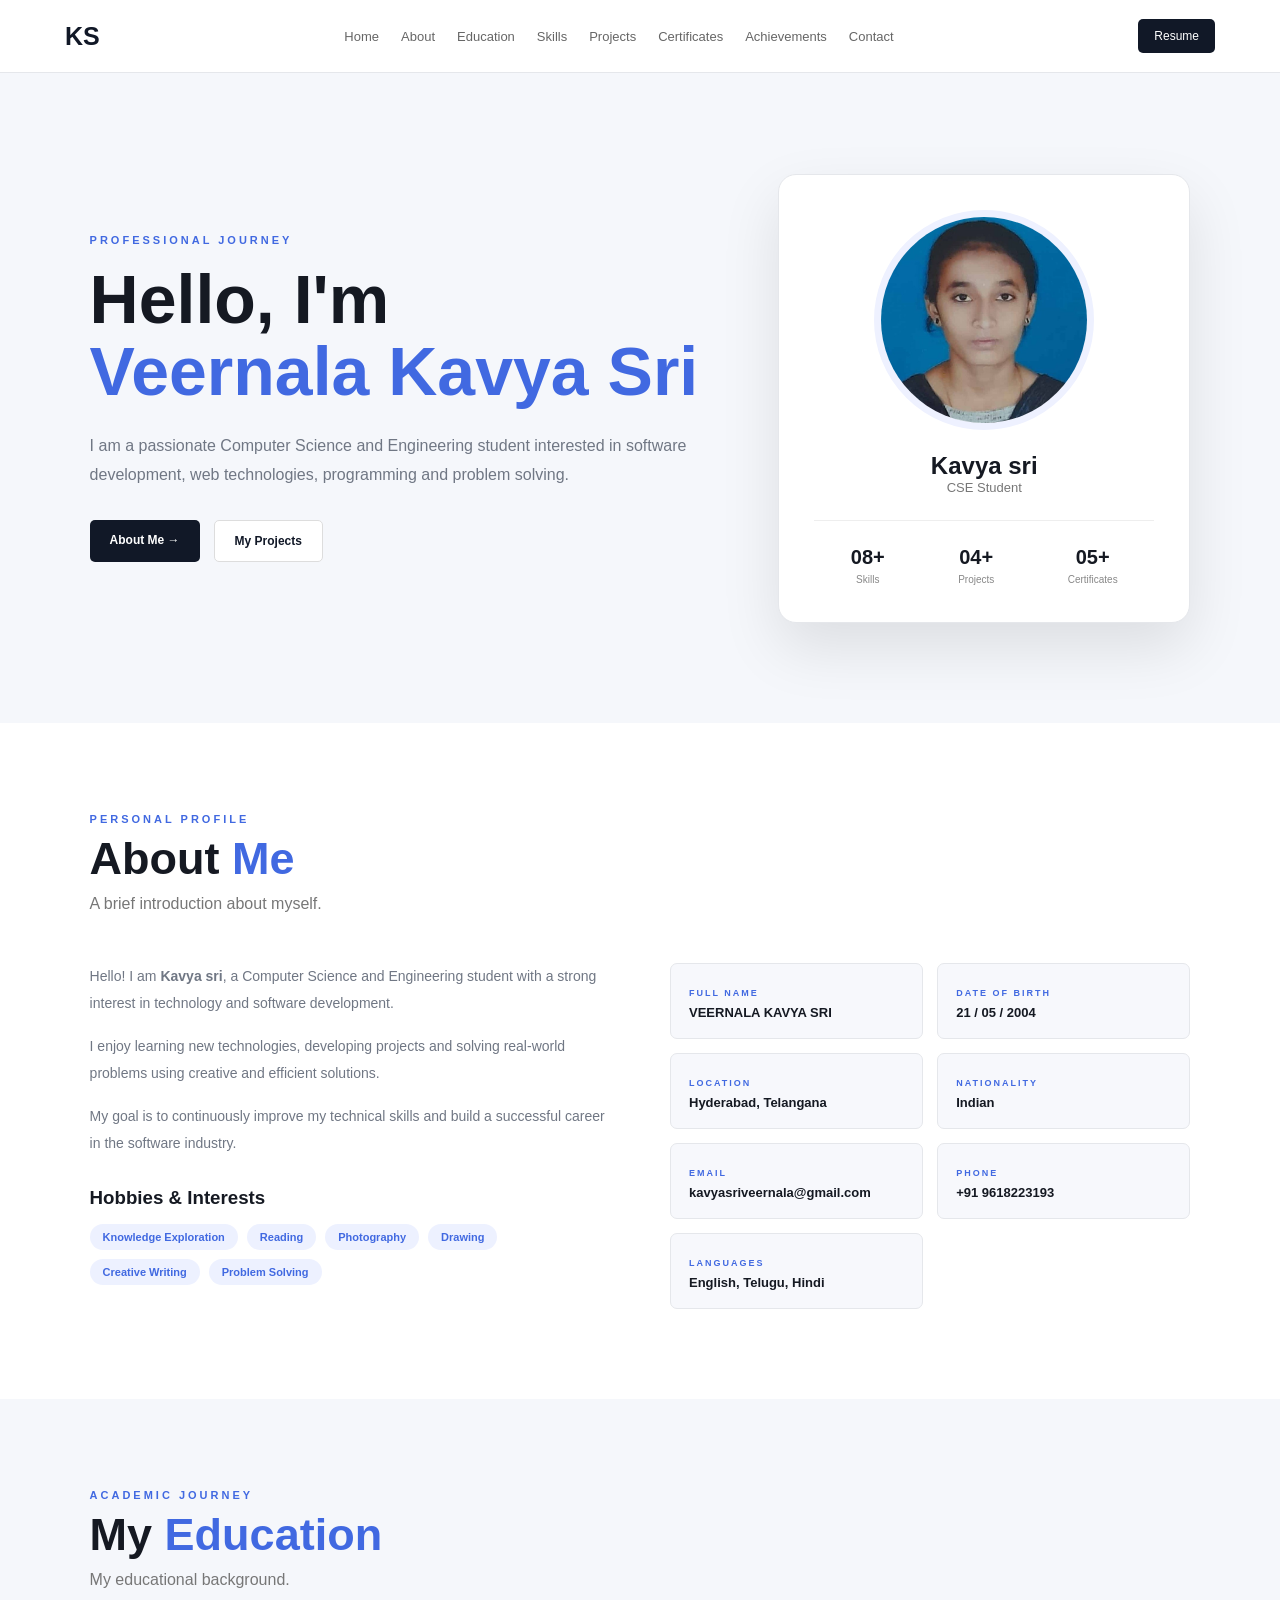
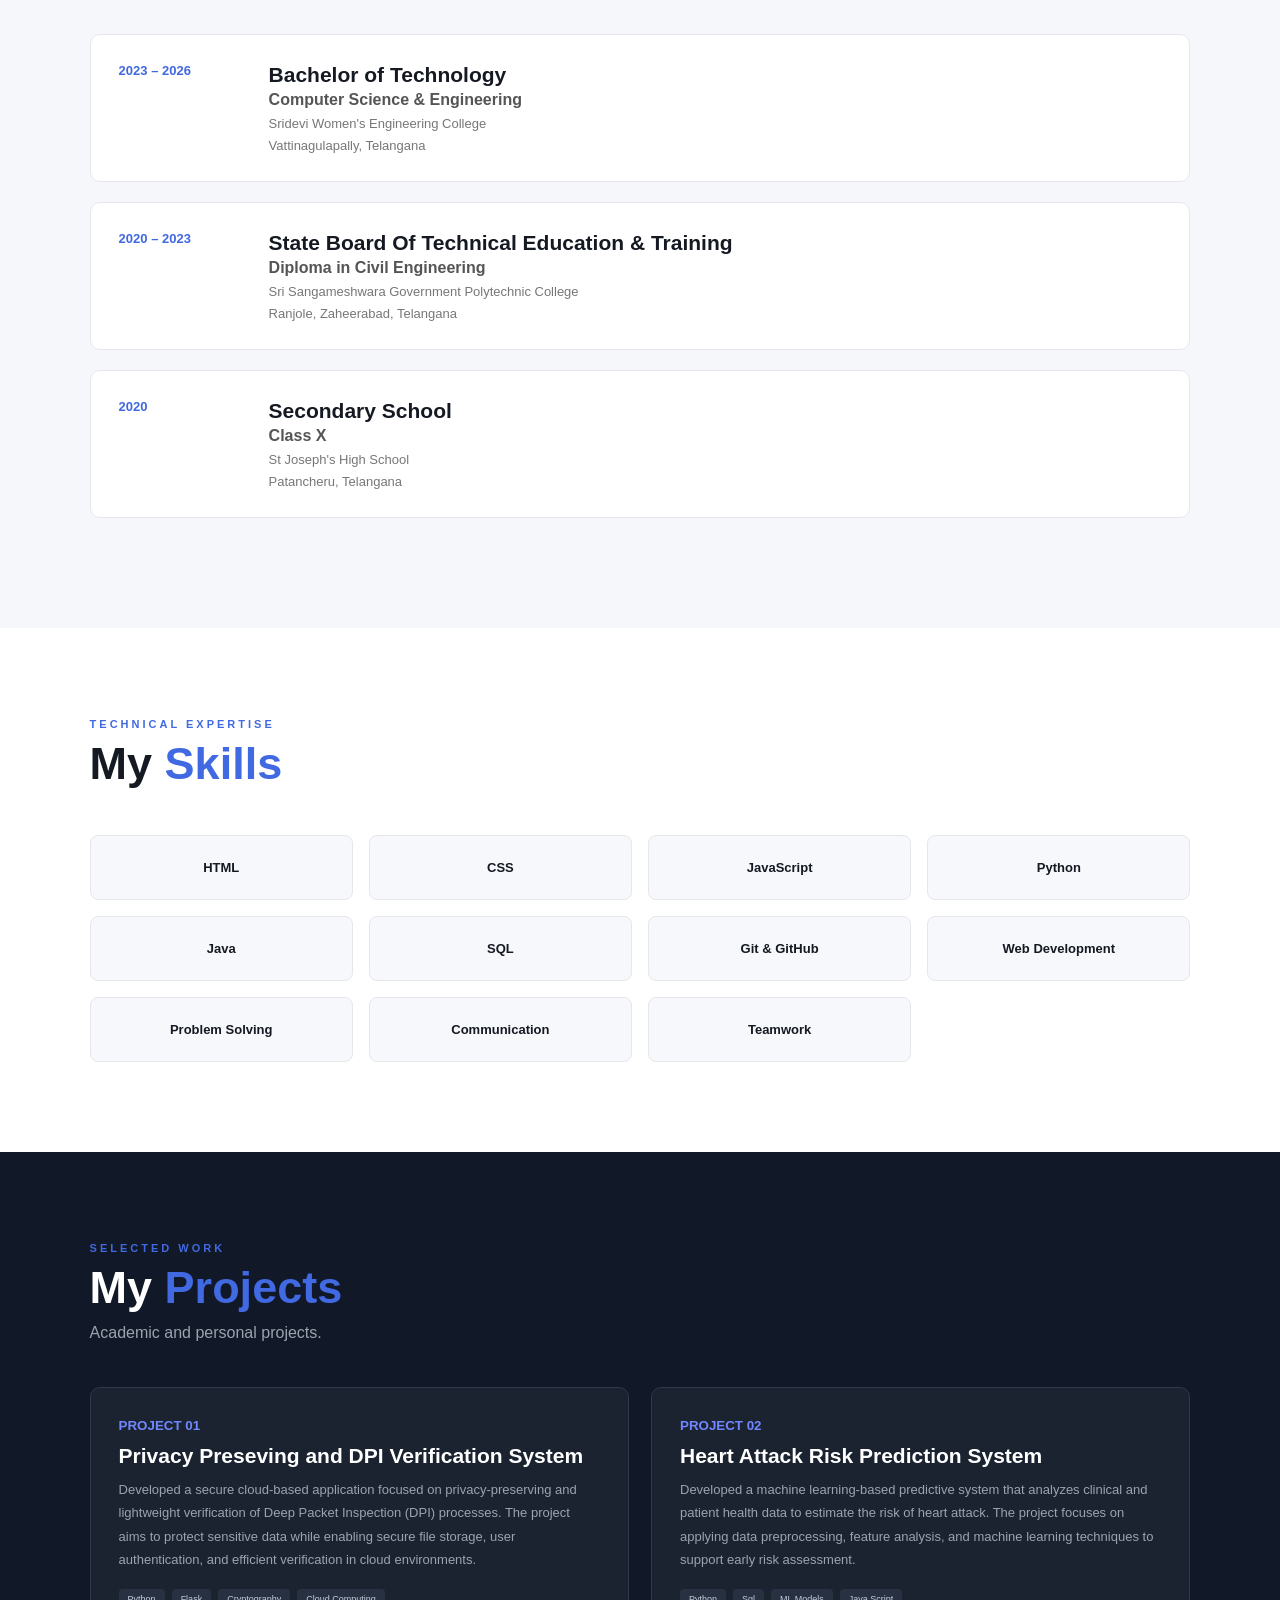
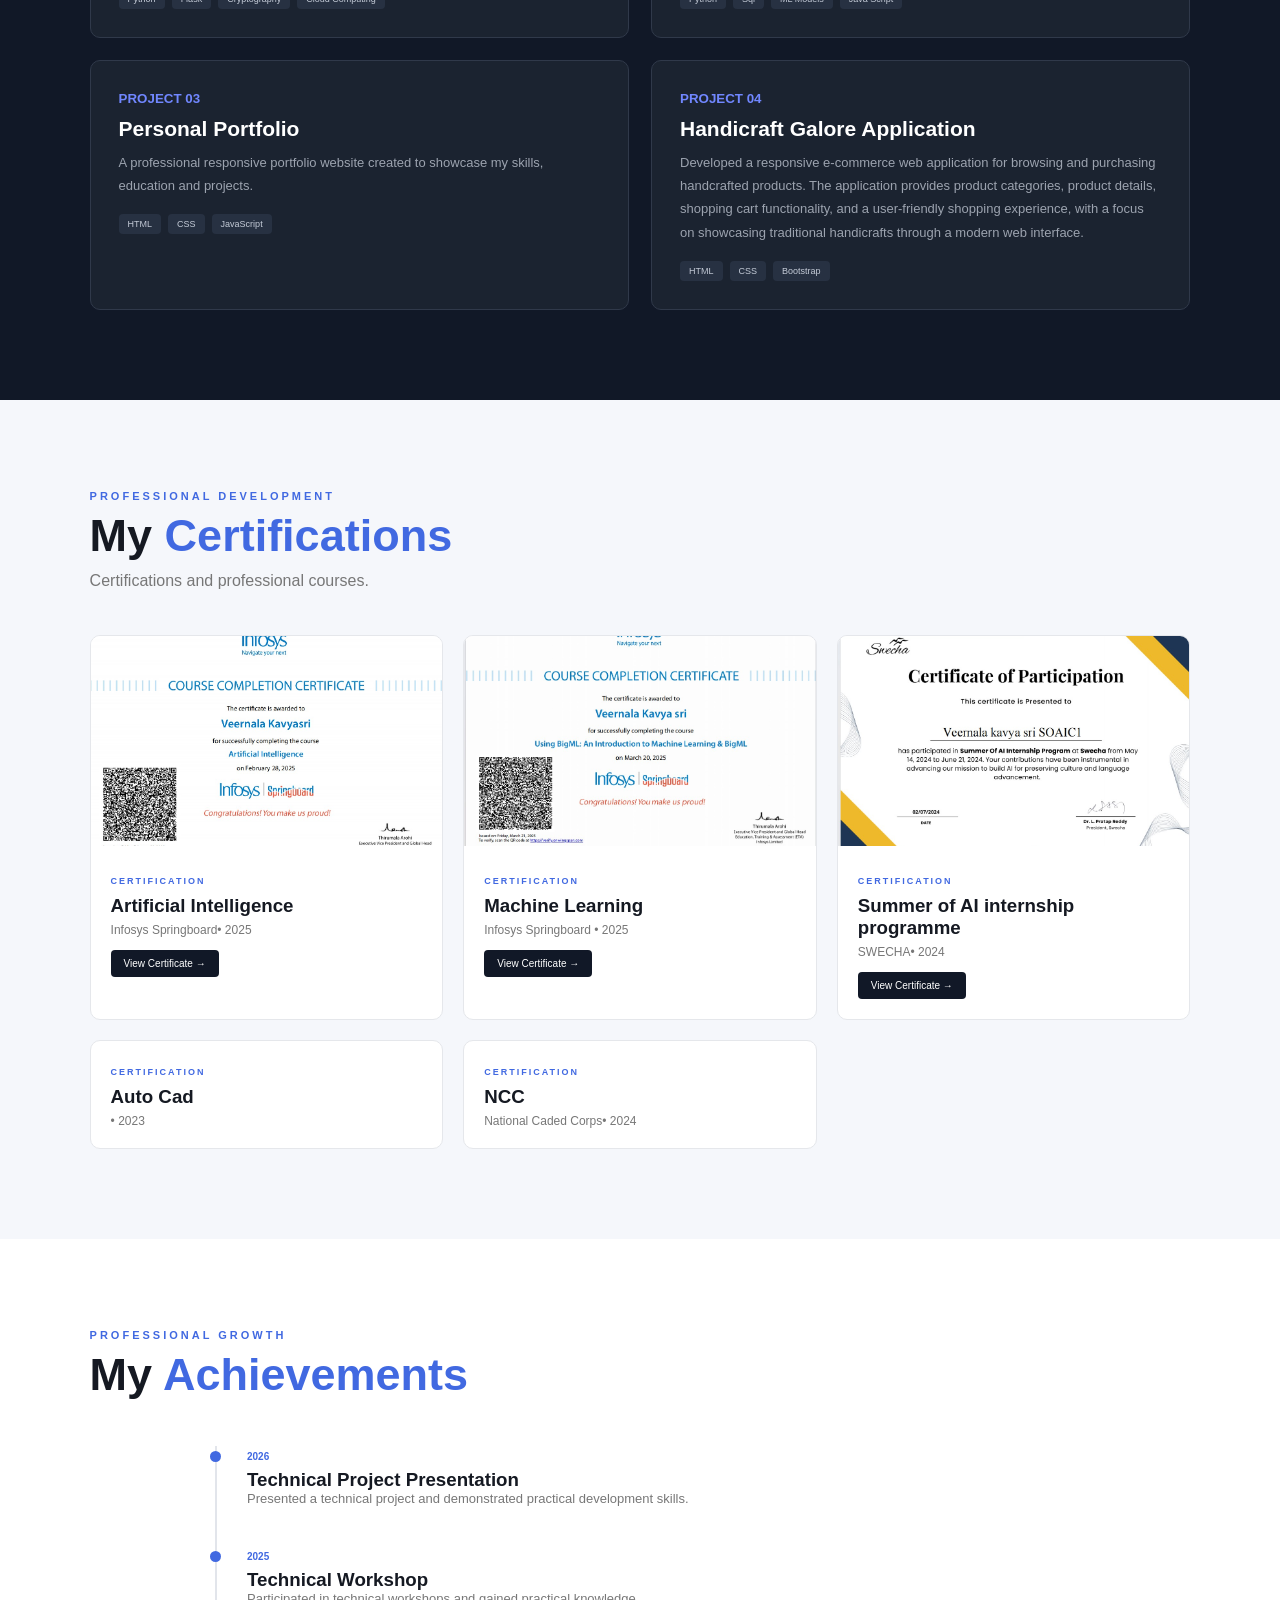
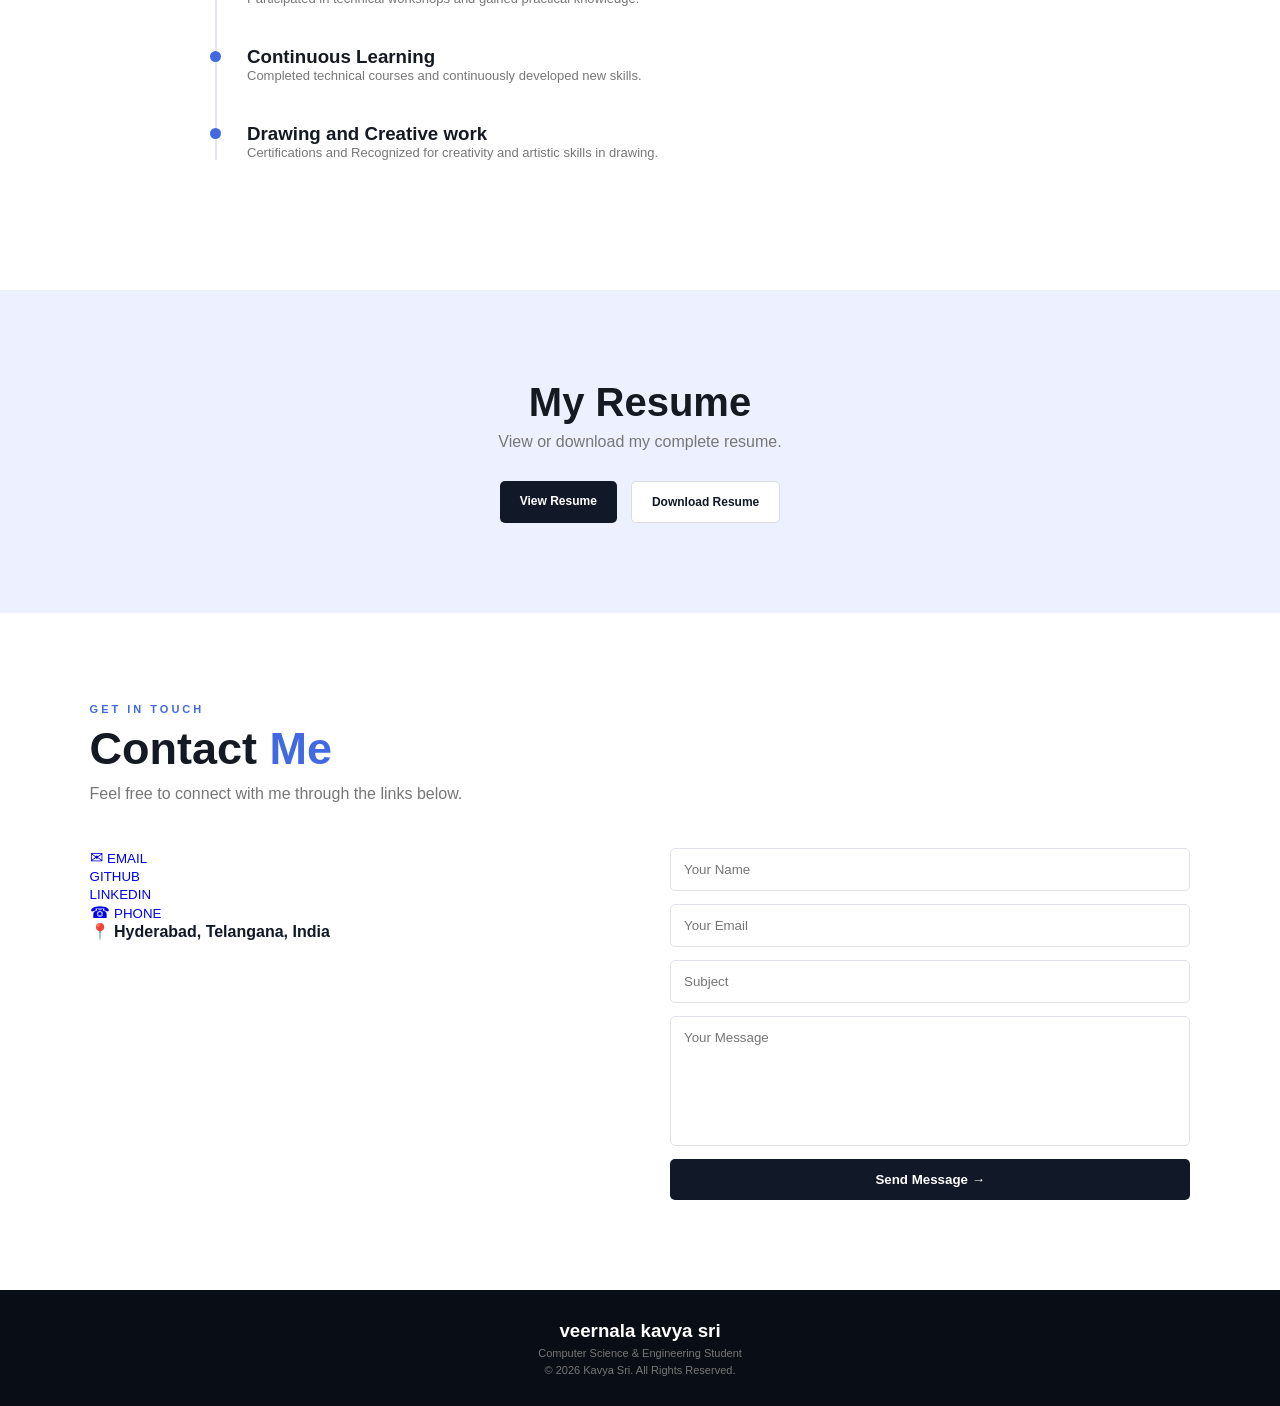
<file: index.html>
<!DOCTYPE html>
<html lang="en">
<head>
<meta charset="UTF-8">
<meta name="viewport" content="width=device-width, initial-scale=1.0">

<title>Your Name | CSE Student Portfolio</title>

<style>

/* =========================
   BASIC
========================= */

*{
    margin:0;
    padding:0;
    box-sizing:border-box;
}

html{
    scroll-behavior:smooth;
}

body{
    font-family:Arial, Helvetica, sans-serif;
    background:#f5f7fb;
    color:#151922;
}

a{
    text-decoration:none;
}

section{
    padding:90px 7%;
    scroll-margin-top:75px;
}

.container{
    max-width:1150px;
    margin:auto;
}

.label{
    color:#4169e1;
    font-size:11px;
    font-weight:bold;
    letter-spacing:3px;
}

.title{
    font-size:45px;
    margin-top:8px;
}

.title span{
    color:#4169e1;
}

.subtitle{
    color:#777;
    margin-top:10px;
}


/* =========================
   NAVBAR
========================= */

header{
    position:sticky;
    top:0;
    z-index:1000;
    background:white;
    border-bottom:1px solid #e5e7eb;
}

.navbar{
    height:72px;
    max-width:1200px;
    margin:auto;
    padding:0 25px;

    display:flex;
    align-items:center;
    justify-content:space-between;
}

.logo{
    font-size:25px;
    font-weight:bold;
    color:#111827;
}

.logo span{
    color:#4169e1;
}

nav{
    display:flex;
    gap:22px;
}

nav a{
    color:#666;
    font-size:13px;
    transition:.3s;
}

nav a:hover{
    color:#4169e1;
}

.nav-resume{
    background:#111827;
    color:white;
    padding:10px 16px;
    border-radius:5px;
    font-size:12px;
}

.nav-resume:hover{
    background:#4169e1;
}


/* =========================
   HOME
========================= */

#home{
    min-height:650px;

    display:grid;
    grid-template-columns:1.2fr .8fr;

    align-items:center;

    gap:70px;
}

.home-label{
    color:#4169e1;
    font-size:11px;
    font-weight:bold;
    letter-spacing:3px;
}

.home h1{
    font-size:68px;
    line-height:1.05;
    margin-top:18px;
}

.home h1 span{
    color:#4169e1;
}

.home-description{
    color:#707784;
    max-width:620px;
    line-height:1.8;
    margin-top:25px;
}

.buttons{
    display:flex;
    gap:14px;
    margin-top:30px;
}

.btn{
    padding:13px 20px;
    border-radius:5px;
    font-size:12px;
    font-weight:bold;
}

.primary{
    background:#111827;
    color:white;
}

.primary:hover{
    background:#4169e1;
}

.secondary{
    background:white;
    color:#111827;
    border:1px solid #ddd;
}

.secondary:hover{
    color:#4169e1;
    border-color:#4169e1;
}


/* PROFILE */

.profile-card{
    background:white;
    padding:35px;
    border-radius:18px;
    text-align:center;

    border:1px solid #e5e7eb;

    box-shadow:0 25px 60px rgba(0,0,0,.1);
}

.profile-image{
    width:220px;
    height:220px;

    border-radius:50%;
    object-fit:cover;

    border:7px solid #eef1ff;
}

.profile-card h2{
    margin-top:18px;
}

.profile-card p{
    color:#777;
    font-size:13px;
}

.profile-line{
    height:1px;
    background:#eee;
    margin:25px 0;
}

.profile-stats{
    display:flex;
    justify-content:space-around;
}

.profile-stats strong{
    display:block;
    font-size:20px;
}

.profile-stats small{
    color:#888;
    font-size:10px;
}


/* =========================
   ABOUT
========================= */

#about{
    background:white;
}

.about-grid{
    display:grid;
    grid-template-columns:1fr 1fr;
    gap:60px;

    margin-top:50px;
}

.about-text p{
    color:#707784;
    line-height:1.9;
    font-size:14px;
    margin-bottom:17px;
}

.details{
    display:grid;
    grid-template-columns:1fr 1fr;
    gap:14px;
}

.detail{
    padding:18px;
    background:#f7f8fc;
    border:1px solid #e5e7eb;
    border-radius:7px;
}

.detail small{
    color:#4169e1;
    font-size:9px;
    font-weight:bold;
    letter-spacing:2px;
}

.detail strong{
    display:block;
    margin-top:5px;
    font-size:13px;
}

.hobbies{
    margin-top:30px;
}

.hobbies h3{
    margin-bottom:15px;
}

.hobby-list{
    display:flex;
    flex-wrap:wrap;
    gap:9px;
}

.hobby{
    background:#edf1ff;
    color:#4169e1;
    padding:7px 13px;
    border-radius:20px;
    font-size:11px;
    font-weight:bold;
}


/* =========================
   EDUCATION
========================= */

#education{
    background:#f5f7fb;
}

.education-list{
    margin-top:45px;
}

.education{
    display:grid;
    grid-template-columns:150px 1fr;

    background:white;

    border:1px solid #e5e7eb;

    border-radius:10px;

    padding:28px;

    margin-bottom:20px;

    transition:.3s;
}

.education:hover{
    transform:translateY(-4px);
    border-color:#4169e1;
}

.education-year{
    color:#4169e1;
    font-weight:bold;
    font-size:13px;
}

.education h3{
    font-size:21px;
}

.education h4{
    color:#555;
    margin-top:4px;
}

.education p{
    color:#777;
    font-size:13px;
    margin-top:7px;
}

.grade{
    display:inline-block;
    margin-top:12px;

    padding:6px 11px;

    background:#edf1ff;
    color:#4169e1;

    border-radius:4px;

    font-size:10px;
    font-weight:bold;
}


/* =========================
   SKILLS
========================= */

#skills{
    background:white;
}

.skills{
    margin-top:45px;

    display:grid;
    grid-template-columns:repeat(4,1fr);
    gap:16px;
}

.skill{
    background:#f7f8fc;

    border:1px solid #e5e7eb;

    padding:24px;

    text-align:center;

    border-radius:8px;

    font-weight:bold;

    font-size:13px;

    transition:.3s;
}

.skill:hover{
    background:#4169e1;
    color:white;
    transform:translateY(-5px);
}


/* =========================
   PROJECTS
========================= */

#projects{
    background:#111827;
    color:white;
}

#projects .subtitle{
    color:#9ca3af;
}

.projects{
    margin-top:45px;

    display:grid;
    grid-template-columns:repeat(2,1fr);
    gap:22px;
}

.project{
    background:#1b2330;

    border:1px solid #30394a;

    padding:28px;

    border-radius:10px;

    transition:.3s;
}

.project:hover{
    border-color:#4169e1;
    transform:translateY(-4px);
}

.project small{
    color:#7187ff;
    font-weight:bold;
}

.project h3{
    font-size:21px;
    margin-top:10px;
}

.project p{
    color:#9ca3af;
    font-size:13px;
    line-height:1.8;
    margin-top:10px;
}

.tech{
    display:flex;
    flex-wrap:wrap;
    gap:7px;
    margin-top:17px;
}

.tech span{
    background:#273142;
    color:#c5ccd8;
    padding:5px 9px;
    border-radius:4px;
    font-size:9px;
}


/* =========================
   CERTIFICATIONS
========================= */

#certifications{
    background:#f5f7fb;
}

.certificates{
    margin-top:45px;

    display:grid;
    grid-template-columns:repeat(3,1fr);

    gap:20px;
}

.certificate{
    background:white;

    border:1px solid #e5e7eb;

    border-radius:10px;

    overflow:hidden;

    transition:.3s;
}

.certificate:hover{
    transform:translateY(-5px);
    border-color:#4169e1;
}

.certificate img{
    width:100%;
    height:210px;
    object-fit:cover;
}

.certificate-info{
    padding:20px;
}

.certificate-info small{
    color:#4169e1;
    font-size:9px;
    font-weight:bold;
    letter-spacing:2px;
}

.certificate-info h3{
    margin-top:7px;
}

.certificate-info p{
    color:#777;
    font-size:12px;
    margin-top:6px;
}

.view{
    display:inline-block;

    margin-top:13px;

    background:#111827;
    color:white;

    padding:8px 13px;

    border-radius:4px;

    font-size:10px;
}

.view:hover{
    background:#4169e1;
}


/* =========================
   ACHIEVEMENTS
========================= */

#achievements{
    background:white;
}

.achievements{
    max-width:850px;
    margin:45px auto 0;

    border-left:2px solid #e2e5eb;

    padding-left:30px;
}

.achievement{
    position:relative;
    margin-bottom:40px;
}

.achievement-dot{
    position:absolute;

    width:11px;
    height:11px;

    background:#4169e1;

    border-radius:50%;

    left:-37px;
    top:5px;
}

.achievement span{
    color:#4169e1;
    font-size:10px;
    font-weight:bold;
}

.achievement h3{
    margin-top:5px;
}

.achievement p{
    color:#777;
    font-size:13px;
}


/* =========================
   RESUME
========================= */

#resume{
    background:#edf1ff;
    text-align:center;
}

#resume h2{
    font-size:40px;
}

#resume p{
    color:#777;
    margin-top:8px;
}


/* =========================
   CONTACT
========================= */

#contact{
    background:white;
}

.contact{
    margin-top:45px;

    display:grid;
    grid-template-columns:1fr 1fr;

    gap:60px;
}

.contact-details p{
    margin-bottom:15px;
    color:#777;
}

.contact-details strong{
    color:#111827;
}

.contact-form{
    display:flex;
    flex-direction:column;
    gap:13px;
}

.contact-form input,
.contact-form textarea{
    width:100%;

    border:1px solid #dfe3e9;

    border-radius:5px;

    padding:13px;

    font-family:inherit;

    outline:none;
}

.contact-form input:focus,
.contact-form textarea:focus{
    border-color:#4169e1;
}

.contact-form textarea{
    height:130px;
    resize:none;
}

.contact-form button{
    border:0;

    background:#111827;
    color:white;

    padding:13px;

    border-radius:5px;

    font-weight:bold;

    cursor:pointer;
}

.contact-form button:hover{
    background:#4169e1;
}


/* =========================
   FOOTER
========================= */

footer{
    background:#090d15;
    color:white;

    text-align:center;

    padding:30px;
}

footer span{
    color:#4169e1;
}

footer p{
    color:#777;
    font-size:11px;
    margin-top:5px;
}


/* =========================
   MOBILE
========================= */

@media(max-width:900px){

    nav{
        display:none;
    }

    #home{
        grid-template-columns:1fr;
        text-align:center;
    }

    .home-description{
        margin:auto;
    }

    .buttons{
        justify-content:center;
    }

    .about-grid{
        grid-template-columns:1fr;
    }

    .skills{
        grid-template-columns:repeat(2,1fr);
    }

    .certificates{
        grid-template-columns:1fr;
    }

    .contact{
        grid-template-columns:1fr;
    }

}


@media(max-width:600px){

    section{
        padding:70px 5%;
    }

    .home h1{
        font-size:48px;
    }

    .profile-image{
        width:180px;
        height:180px;
    }

    .details{
        grid-template-columns:1fr;
    }

    .education{
        grid-template-columns:1fr;
        gap:10px;
    }

    .skills{
        grid-template-columns:1fr;
    }

    .projects{
        grid-template-columns:1fr;
    }

    .title{
        font-size:36px;
    }

}

</style>
</head>


<body>


<!-- =====================================================
     NAVIGATION
===================================================== -->

<header>

<div class="navbar">

<a href="#home" class="logo">
    KS<span></span>
</a>

<nav>

<a href="#home">Home</a>
<a href="#about">About</a>
<a href="#education">Education</a>
<a href="#skills">Skills</a>
<a href="#projects">Projects</a>
<a href="#certifications">Certificates</a>
<a href="#achievements">Achievements</a>
<a href="#contact">Contact</a>

</nav>

<a href="resume.pdf"
   target="_blank"
   class="nav-resume">

    Resume

</a>

</div>

</header>



<!-- =====================================================
     HOME
===================================================== -->

<section id="home" class="home">

<div>

<div class="home-label">
    PROFESSIONAL JOURNEY
</div>

<h1>

Hello, I'm
<br>

<span>Veernala Kavya Sri</span>

</h1>

<p class="home-description">

I am a passionate Computer Science and Engineering
student interested in software development,
web technologies, programming and problem solving.

</p>


<div class="buttons">

<a href="#about"
   class="btn primary">

    About Me →

</a>

<a href="#projects"
   class="btn secondary">

    My Projects

</a>

</div>

</div>



<div class="profile-card">
<img src="profile.jpg"
     class="profile-image"
     alt="Profile.jpg">


<h2>
    Kavya sri
</h2>

<p>
    CSE Student 
</p>


<div class="profile-line"></div>


<div class="profile-stats">

<div>

<strong>08+</strong>

<small>
    Skills
</small>

</div>


<div>

<strong>04+</strong>

<small>
    Projects
</small>

</div>


<div>

<strong>05+</strong>

<small>
    Certificates
</small>

</div>

</div>

</div>

</section>



<!-- =====================================================
     ABOUT ME / PERSONAL PROFILE
===================================================== -->

<section id="about">

<div class="container">

<div class="label">
    PERSONAL PROFILE
</div>

<h2 class="title">
    About <span>Me</span>
</h2>

<p class="subtitle">
    A brief introduction about myself.
</p>


<div class="about-grid">


<div class="about-text">

<p>

Hello! I am <strong>Kavya sri</strong>,
a Computer Science and Engineering student
with a strong interest in technology and
software development.

</p>

<p>

I enjoy learning new technologies, developing
projects and solving real-world problems using
creative and efficient solutions.

</p>

<p>

My goal is to continuously improve my technical
skills and build a successful career in the
software industry.

</p>


<div class="hobbies">

<h3>
    Hobbies & Interests
</h3>

<div class="hobby-list">

<span class="hobby">Knowledge Exploration</span>
<span class="hobby">Reading</span>
<span class="hobby">Photography</span>
<span class="hobby">Drawing</span>
<span class="hobby">Creative Writing</span>
<span class="hobby">Problem Solving</span>

</div>

</div>

</div>



<!-- PERSONAL DETAILS -->

<div class="details">


<div class="detail">

<small>
    FULL NAME
</small>

<strong>
    VEERNALA KAVYA SRI
</strong>

</div>


<div class="detail">

<small>
    DATE OF BIRTH
</small>

<strong>
    21 / 05 / 2004
</strong>

</div>


<div class="detail">

<small>
    LOCATION
</small>

<strong>
    Hyderabad, Telangana
</strong>

</div>


<div class="detail">

<small>
    NATIONALITY
</small>

<strong>
    Indian
</strong>

</div>


<div class="detail">

<small>
    EMAIL
</small>

<strong>
    kavyasriveernala@gmail.com</strong>

</div>


<div class="detail">

<small>
    PHONE
</small>

<strong>
    +91 9618223193
</strong>

</div>

<div class="detail">

<small>
    LANGUAGES
</small>

<strong>
    English, Telugu, Hindi
</strong>

</div>


</div>

</div>

</div>

</section>



<!-- =====================================================
     EDUCATION
===================================================== -->

<section id="education">

<div class="container">

<div class="label">
    ACADEMIC JOURNEY
</div>

<h2 class="title">
    My <span>Education</span>
</h2>

<p class="subtitle">
    My educational background.
</p>


<div class="education-list">


<!-- COLLEGE -->

<div class="education">

<div class="education-year">
    2023 – 2026
</div>

<div>

<h3>
    Bachelor of Technology
</h3>

<h4>
    Computer Science & Engineering
</h4>

<p>
    Sridevi Women's Engineering College
</p>

<p>
    Vattinagulapally, Telangana
</p>

</div>

</div>



<!-- DIPLOMA -->

<div class="education">

<div class="education-year">
    2020 – 2023
</div>

<div>

<h3>
   State Board Of Technical Education & Training
</h3>

<h4>
    Diploma in Civil Engineering
</h4>

<p>
    Sri Sangameshwara Government Polytechnic College
</p>

<p>
    Ranjole, Zaheerabad, Telangana
</p>


</div>

</div>



<!-- SCHOOL -->

<div class="education">

<div class="education-year">
    2020
</div>

<div>

<h3>
    Secondary School
</h3>

<h4>
    Class X
</h4>

<p>
    St Joseph's High School
</p>

<p>
    Patancheru, Telangana
</p>


</div>

</div>


</div>

</div>

</section>



<!-- =====================================================
     SKILLS
===================================================== -->

<section id="skills">

<div class="container">

<div class="label">
    TECHNICAL EXPERTISE
</div>

<h2 class="title">
    My <span>Skills</span>
</h2>


<div class="skills">

<div class="skill">
    HTML
</div>

<div class="skill">
    CSS
</div>

<div class="skill">
    JavaScript
</div>

<div class="skill">
    Python
</div>

<div class="skill">
    Java
</div>


<div class="skill">
    SQL
</div>

<div class="skill">
    Git & GitHub
</div>

<div class="skill">
    Web Development
</div>

<div class="skill">
    Problem Solving
</div>

<div class="skill">
    Communication
</div>

<div class="skill">
    Teamwork
</div>

</div>

</div>

</section>



<!-- =====================================================
     PROJECTS
===================================================== -->

<section id="projects">

<div class="container">

<div class="label">
    SELECTED WORK
</div>

<h2 class="title">
    My <span>Projects</span>
</h2>

<p class="subtitle">
    Academic and personal projects.
</p>


<div class="projects">


<div class="project">

<small>
    PROJECT 01
</small>

<h3>Privacy Preseving and DPI Verification System
    </h3>

<p>

Developed a secure cloud-based application focused on privacy-preserving and lightweight verification of Deep Packet Inspection (DPI) processes. The project aims to protect sensitive data while enabling secure file storage, user authentication, and efficient verification in cloud environments.
</p>

<div class="tech">

<span>Python</span>
<span>Flask</span>
<span>Cryptography</span>
<span>Cloud Computing</span>

</div>

</div>



<div class="project">

<small>
    PROJECT 02
</small>

<h3>
    Heart Attack Risk Prediction System
</h3>

<p>

Developed a machine learning-based predictive system that analyzes clinical and patient health data to estimate the risk of heart attack. The project focuses on applying data preprocessing, feature analysis, and machine learning techniques to support early risk assessment.</p>

<div class="tech">

<span>Python</span>
<span>Sql</span>
<span>ML Models</span>
<span>Java Script</span>

</div>

</div>



<div class="project">

<small>
    PROJECT 03
</small>

<h3>
    Personal Portfolio

</h3>

<p>

A professional responsive portfolio
website created to showcase my skills,
education and projects.

</p>

<div class="tech">

<span>HTML</span>
<span>CSS</span>
<span>JavaScript</span>


</div>

</div>



<div class="project">

<small>
    PROJECT 04
</small>

<h3>
    Handicraft Galore Application</h3>

<p>

Developed a responsive e-commerce web application for browsing and purchasing handcrafted products. The application provides product categories, product details, shopping cart functionality, and a user-friendly shopping experience, with a focus on showcasing traditional handicrafts through a modern web interface.

</p>

<div class="tech">

<span>HTML</span>
<span>CSS</span>
<span>Bootstrap</span>


</div>

</div>


</div>

</div>

</section>



<!-- =====================================================
     CERTIFICATIONS
===================================================== -->

<section id="certifications">

<div class="container">

<div class="label">
    PROFESSIONAL DEVELOPMENT
</div>

<h2 class="title">
    My <span>Certifications</span>
</h2>

<p class="subtitle">
    Certifications and professional courses.
</p>


<div class="certificates">


<!-- CERTIFICATE 1 -->

<div class="certificate">

<img src="certificate1.jpg"
     alt="Certificate 1">

<div class="certificate-info">

<small>
    CERTIFICATION
</small>

<h3>
    Artificial Intelligence
</h3>

<p>
Infosys Springboard• 2025
</p>

<a href="certificate1"
   target="_blank"
   class="view">

    View Certificate →

</a>

</div>

</div>



<!-- CERTIFICATE 2 -->

<div class="certificate">

<img src="certificate2.jpg"
     alt="certificate2">

<div class="certificate-info">

<small>
    CERTIFICATION
</small>

<h3>
    Machine Learning</h3>

<p>
    Infosys Springboard • 2025
</p>

<a href="certificate2.jpg"
   target="_blank"
   class="view">

    View Certificate →

</a>

</div>

</div>



<!-- CERTIFICATE 3 -->

<div class="certificate">

<img src="certificate3.jpg"
     alt="certificate3">

<div class="certificate-info">

<small>
    CERTIFICATION
</small>

<h3>
    Summer of AI internship programme
</h3>

<p>
    SWECHA• 2024
</p>

<a href="certificate3"
   target="_blank"
   class="view">

    View Certificate →

</a>

</div>

</div>
<!-- CERTIFICATE 4 -->

<div class="certificate">

<div class="certificate-info">

<small>
    CERTIFICATION
</small>

<h3>
    Auto Cad</h3>

<p>
    • 2023
</p>
</div>
</div>
<!-- CERTIFICATE 4 -->

<div class="certificate">

<div class="certificate-info">

<small>
    CERTIFICATION
</small>

<h3>
    NCC</h3>

<p>
    National Caded Corps• 2024
</p>
</div>
</div>

</div>

</div>

</section>



<!-- =====================================================
     ACHIEVEMENTS
===================================================== -->

<section id="achievements">

<div class="container">

<div class="label">
    PROFESSIONAL GROWTH
</div>

<h2 class="title">
    My <span>Achievements</span>
</h2>


<div class="achievements">


<div class="achievement">

<div class="achievement-dot"></div>

<span>
    2026
</span>

<h3>
    Technical Project Presentation
</h3>

<p>
    Presented a technical project and
    demonstrated practical development skills.
</p>

</div>



<div class="achievement">

<div class="achievement-dot"></div>

<span>
    2025
</span>

<h3>
    Technical Workshop
</h3>

<p>
    Participated in technical workshops
    and gained practical knowledge.
</p>

</div>



<div class="achievement">

<div class="achievement-dot"></div>


<h3>
    Continuous Learning
</h3>

<p>
    Completed technical courses and
    continuously developed new skills.
</p>

</div>

<div class="achievement">

<div class="achievement-dot"></div>


<h3>
    Drawing and Creative work
</h3>

<p>
   Certifications and Recognized for creativity and artistic skills in drawing.</p>

</div>



</div>

</div>

</section>



<!-- =====================================================
     RESUME
===================================================== -->

<section id="resume">

<div class="container">

<h2>
    My Resume
</h2>

<p>
    View or download my complete resume.
</p>


<div class="buttons"
     style="justify-content:center;">

<a href="resume.pdf"
   target="_blank"
   class="btn primary">

    View Resume

</a>

<a href="resume.pdf"
   download
   class="btn secondary">

    Download Resume

</a>

</div>

</div>

</section>



<!-- =====================================================
     CONTACT
===================================================== -->

<section id="contact">

    <div class="container">

        <div class="label">
            GET IN TOUCH
        </div>

        <h2 class="title">
            Contact <span>Me</span>
        </h2>

        <p class="subtitle">
            Feel free to connect with me through the links below.
        </p>


        <div class="contact">

            <!-- CONTACT DETAILS -->

            <div class="contact-details">


                <!-- GMAIL -->

                <a href="mailto:kavyasriveernala@gmail.com"
                   class="contact-item">

                    <div class="contact-icon gmail">
                        ✉ <small>EMAIL</small>

                    </div>
                   
           </a>

                <!-- GITHUB -->

                <a href="https://github.com/kavya081996"
                   target="_blank"
                   class="contact-item">

                    <div class="contact-icon github">
                        <small>GITHUB</small>

                    </div>
                  
                </a>

                <!-- LINKEDIN -->

                <a href="https://www.linkedin.com/in/Kavya Veernala"
                   target="_blank"
                   class="contact-item">

                    <div class="contact-icon linkedin">
                        <small>LINKEDIN</small>

                    </div>
                    

                </a>

                <!-- PHONE -->

                <a href="tel:+919618223193"
                   class="contact-item">

                    <div class="contact-icon phone">
                        ☎ <small>PHONE</small>

                    </div>

                    
                </a>

                <!-- LOCATION -->

                <div class="contact-item">

                    <div class="contact-icon location">
                       📍
                        <strong>
                            Hyderabad, Telangana, India
                        </strong>

                    </div>

              
                </div>

            </div>

<form class="contact-form"
      onsubmit="sendMessage(event)">

<input
type="text"
placeholder="Your Name"
required
>

<input
type="email"
placeholder="Your Email"
required
>

<input
type="text"
placeholder="Subject"
required
>

<textarea
placeholder="Your Message"
required>
</textarea>

<button type="submit">
    Send Message →
</button>

</form>


</div>

</div>

</section>



<!-- =====================================================
     FOOTER
===================================================== -->

<footer>

<h3>
    veernala kavya sri<span></span>
</h3>

<p>
    Computer Science & Engineering Student
</p>

<p>
    © 2026 Kavya Sri. All Rights Reserved.
</p>

</footer>



<script>

function sendMessage(event){

    event.preventDefault();

    alert("Thank you for your message!");

}

</script>


</body>
</html>
</file>
